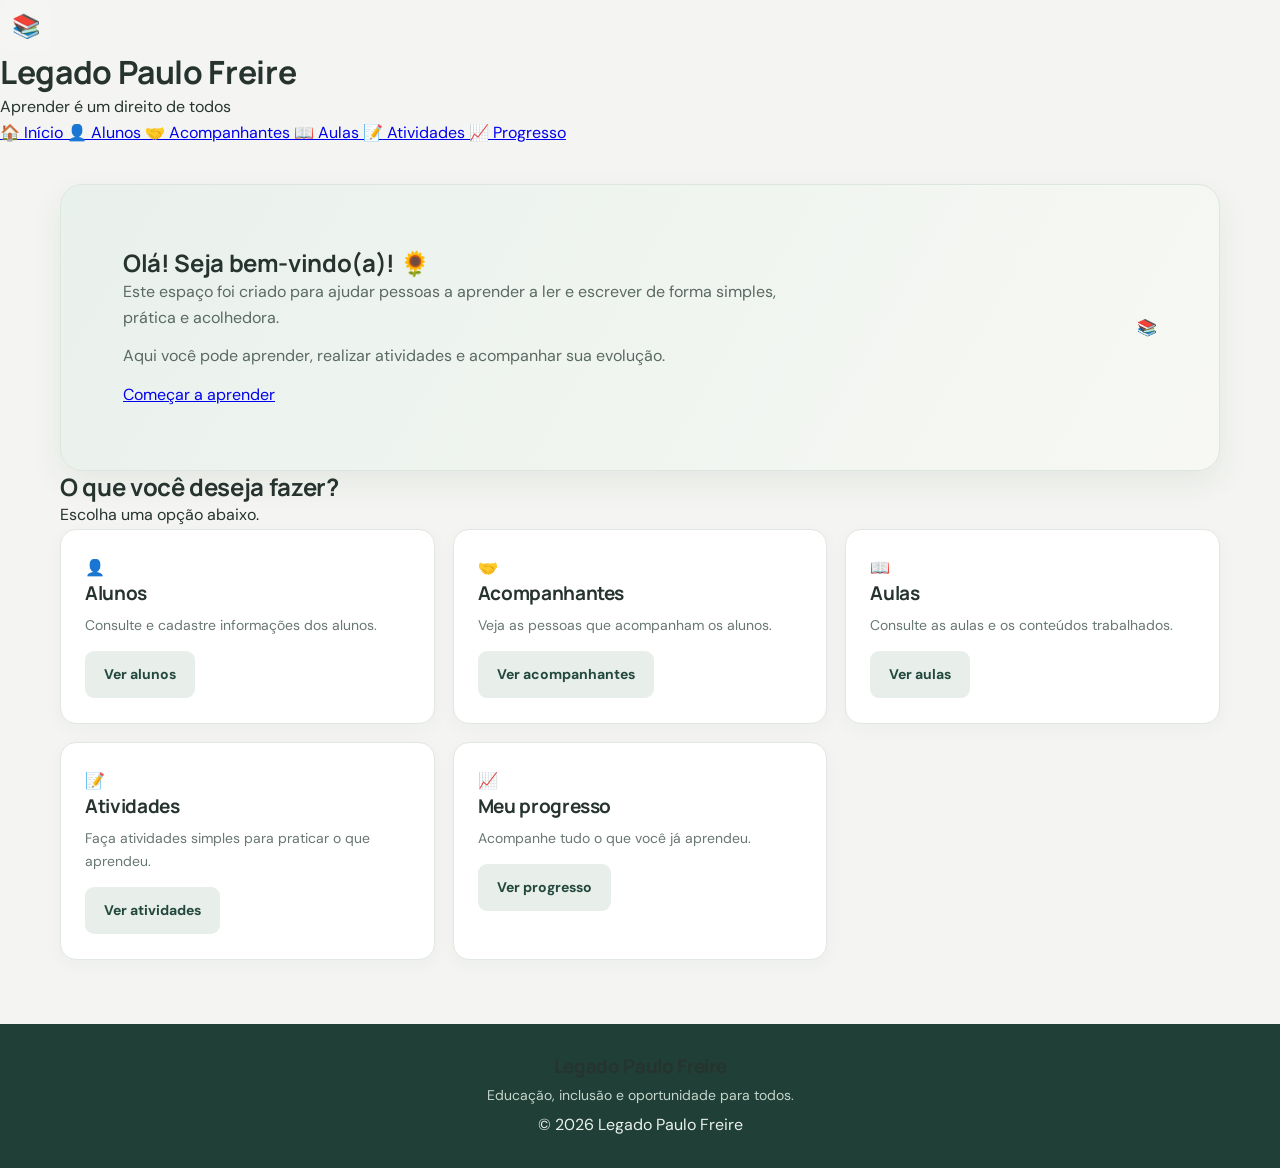
<file: html/index.html>
<!DOCTYPE html>
<html lang="pt-BR">

<head>
  <meta charset="UTF-8">

  <meta name="viewport" content="width=device-width, initial-scale=1.0">

  <title>Legado Paulo Freire</title>

  <link rel="stylesheet" href="../css/style.css">
</head>

<body>

<header>

  <div class="logo">
    📚
  </div>

  <div>
    <h1>Legado Paulo Freire</h1>

    <p>
      Aprender é um direito de todos
    </p>
  </div>

</header>

<nav>

  <a href="index.html">
    🏠 Início
  </a>

  <a href="aluno.html">
    👤 Alunos
  </a>

  <a href="acompanhante.html">
    🤝 Acompanhantes
  </a>

  <a href="aula.html">
    📖 Aulas
  </a>

  <a href="atividade.html">
    📝 Atividades
  </a>

  <a href="progresso.html">
    📈 Progresso
  </a>

</nav>

<main>

  <section class="boas-vindas">

    <div class="texto">

      <h2>
        Olá! Seja bem-vindo(a)! 🌻
      </h2>

      <p>
        Este espaço foi criado para ajudar pessoas
        a aprender a ler e escrever de forma simples,
        prática e acolhedora.
      </p>

      <p>
        Aqui você pode aprender, realizar atividades
        e acompanhar sua evolução.
      </p>

      <a
              href="atividade.html"
              class="botao-principal">
        Começar a aprender
      </a>

    </div>


    <div class="imagem">
      📚
    </div>

  </section>

  <section class="titulo">

    <h2>
      O que você deseja fazer?
    </h2>

    <p>
      Escolha uma opção abaixo.
    </p>

  </section>

  <section class="cards">

    <div class="card">

      <div class="icone">
        👤
      </div>

      <h3>
        Alunos
      </h3>

      <p>
        Consulte e cadastre informações
        dos alunos.
      </p>

      <a
              href="aluno.html"
              class="botao">
        Ver alunos
      </a>

    </div>

    <div class="card">

      <div class="icone">
        🤝
      </div>

      <h3>
        Acompanhantes
      </h3>

      <p>
        Veja as pessoas que acompanham
        os alunos.
      </p>

      <a
              href="acompanhante.html"
              class="botao">
        Ver acompanhantes
      </a>

    </div>

    <div class="card">

      <div class="icone">
        📖
      </div>

      <h3>
        Aulas
      </h3>

      <p>
        Consulte as aulas e os conteúdos
        trabalhados.
      </p>

      <a
              href="aula.html"
              class="botao">
        Ver aulas
      </a>

    </div>

    <div class="card">

      <div class="icone">
        📝
      </div>

      <h3>
        Atividades
      </h3>

      <p>
        Faça atividades simples para
        praticar o que aprendeu.
      </p>

      <a
              href="atividade.html"
              class="botao">
        Ver atividades
      </a>

    </div>

    <div class="card">

      <div class="icone">
        📈
      </div>

      <h3>
        Meu progresso
      </h3>

      <p>
        Acompanhe tudo o que você já
        aprendeu.
      </p>

      <a
              href="progresso.html"
              class="botao">
        Ver progresso
      </a>

    </div>


  </section>

</main>

<footer>

  <h3>
    Legado Paulo Freire
  </h3>

  <p>
    Educação, inclusão e oportunidade para todos.
  </p>

  <span>
            © 2026 Legado Paulo Freire
        </span>

</footer>


</body>

</html>
</file>
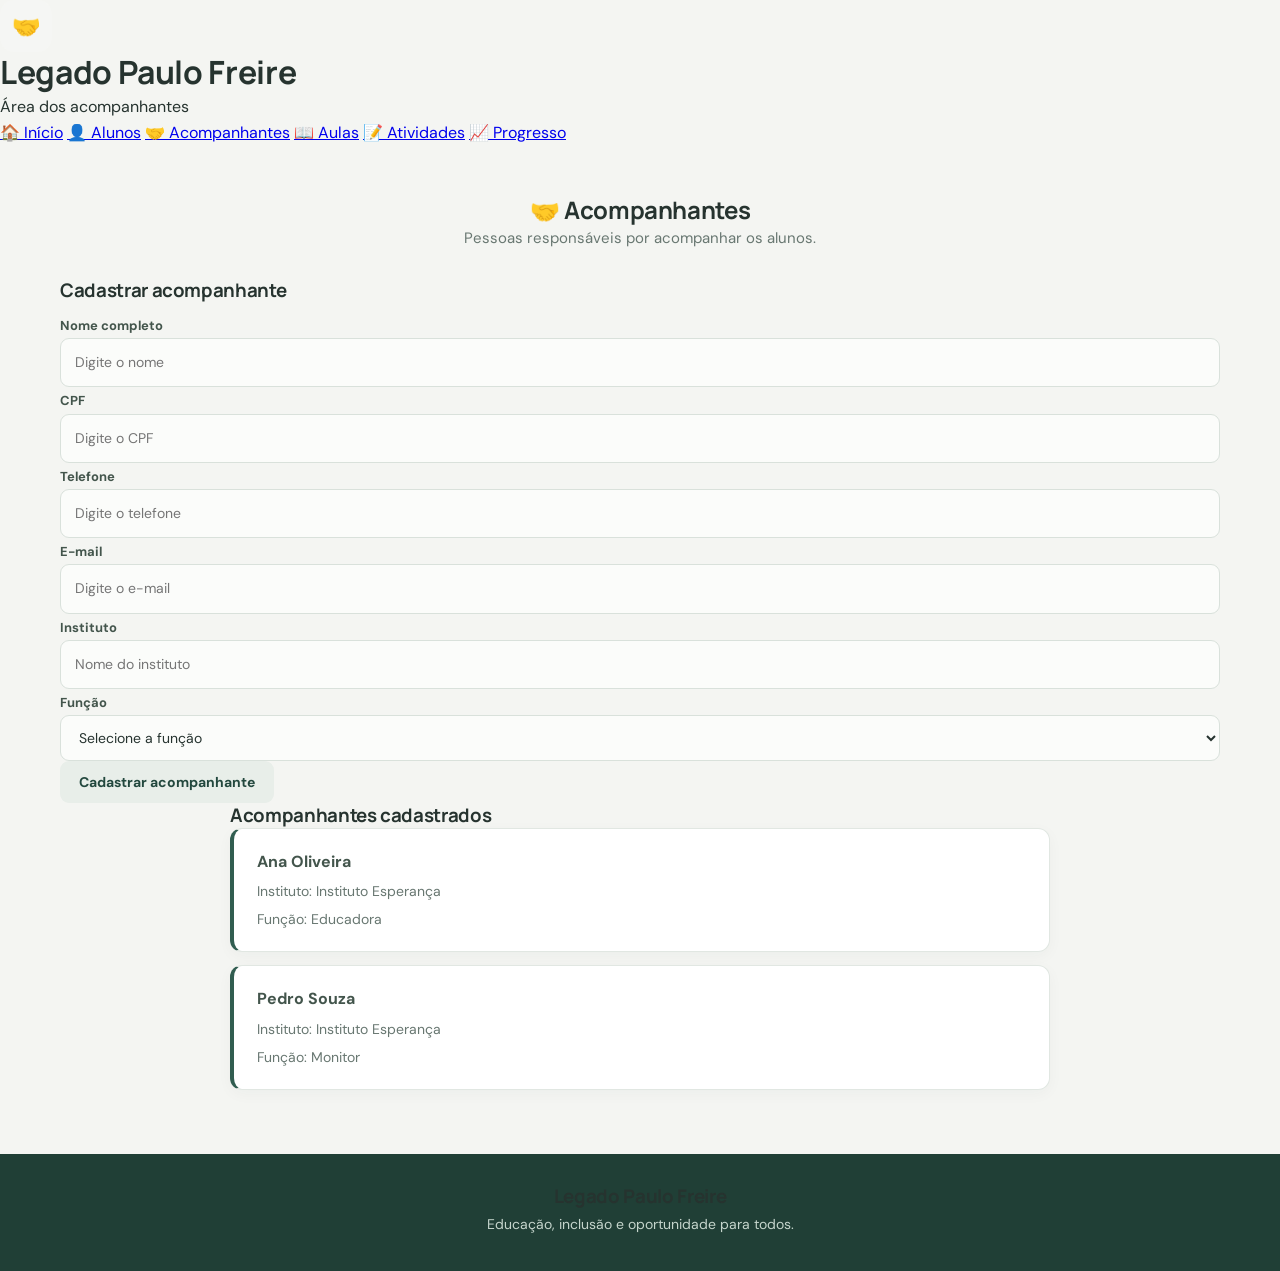
<file: html/acompanhante.html>
<!DOCTYPE html>
<html lang="pt-BR">

<head>
  <meta charset="UTF-8">
  <meta name="viewport" content="width=device-width, initial-scale=1.0">

  <title>Acompanhantes | Legado Paulo Freire</title>

  <link rel="stylesheet" href="../css/style.css">
</head>

<body>

<header>
  <div class="logo">🤝</div>

  <div>
    <h1>Legado Paulo Freire</h1>
    <p>Área dos acompanhantes</p>
  </div>
</header>

<nav>
  <a href="index.html">🏠 Início</a>
  <a href="alunos.html">👤 Alunos</a>
  <a href="acompanhantes.html">🤝 Acompanhantes</a>
  <a href="aulas.html">📖 Aulas</a>
  <a href="atividades.html">📝 Atividades</a>
  <a href="progresso.html">📈 Progresso</a>
</nav>

<main>

  <section class="pagina-titulo">
    <h2>🤝 Acompanhantes</h2>
    <p>Pessoas responsáveis por acompanhar os alunos.</p>
  </section>

  <section class="formulario">

    <h3>Cadastrar acompanhante</h3>

    <form>

      <label>Nome completo</label>
      <input type="text" placeholder="Digite o nome">

      <label>CPF</label>
      <input type="text" placeholder="Digite o CPF">

      <label>Telefone</label>
      <input type="text" placeholder="Digite o telefone">

      <label>E-mail</label>
      <input type="email" placeholder="Digite o e-mail">

      <label>Instituto</label>
      <input type="text" placeholder="Nome do instituto">

      <label>Função</label>
      <select>
        <option>Selecione a função</option>
        <option>Educador</option>
        <option>Professor voluntário</option>
        <option>Monitor</option>
        <option>Coordenador</option>
      </select>

      <button type="submit" class="botao">
        Cadastrar acompanhante
      </button>

    </form>

  </section>

  <section class="lista">

    <h3>Acompanhantes cadastrados</h3>

    <div class="item">
      <strong>Ana Oliveira</strong>
      <p>Instituto: Instituto Esperança</p>
      <p>Função: Educadora</p>
    </div>

    <div class="item">
      <strong>Pedro Souza</strong>
      <p>Instituto: Instituto Esperança</p>
      <p>Função: Monitor</p>
    </div>

  </section>

</main>

<footer>
  <h3>Legado Paulo Freire</h3>
  <p>Educação, inclusão e oportunidade para todos.</p>
</footer>

</body>

</html>
</file>
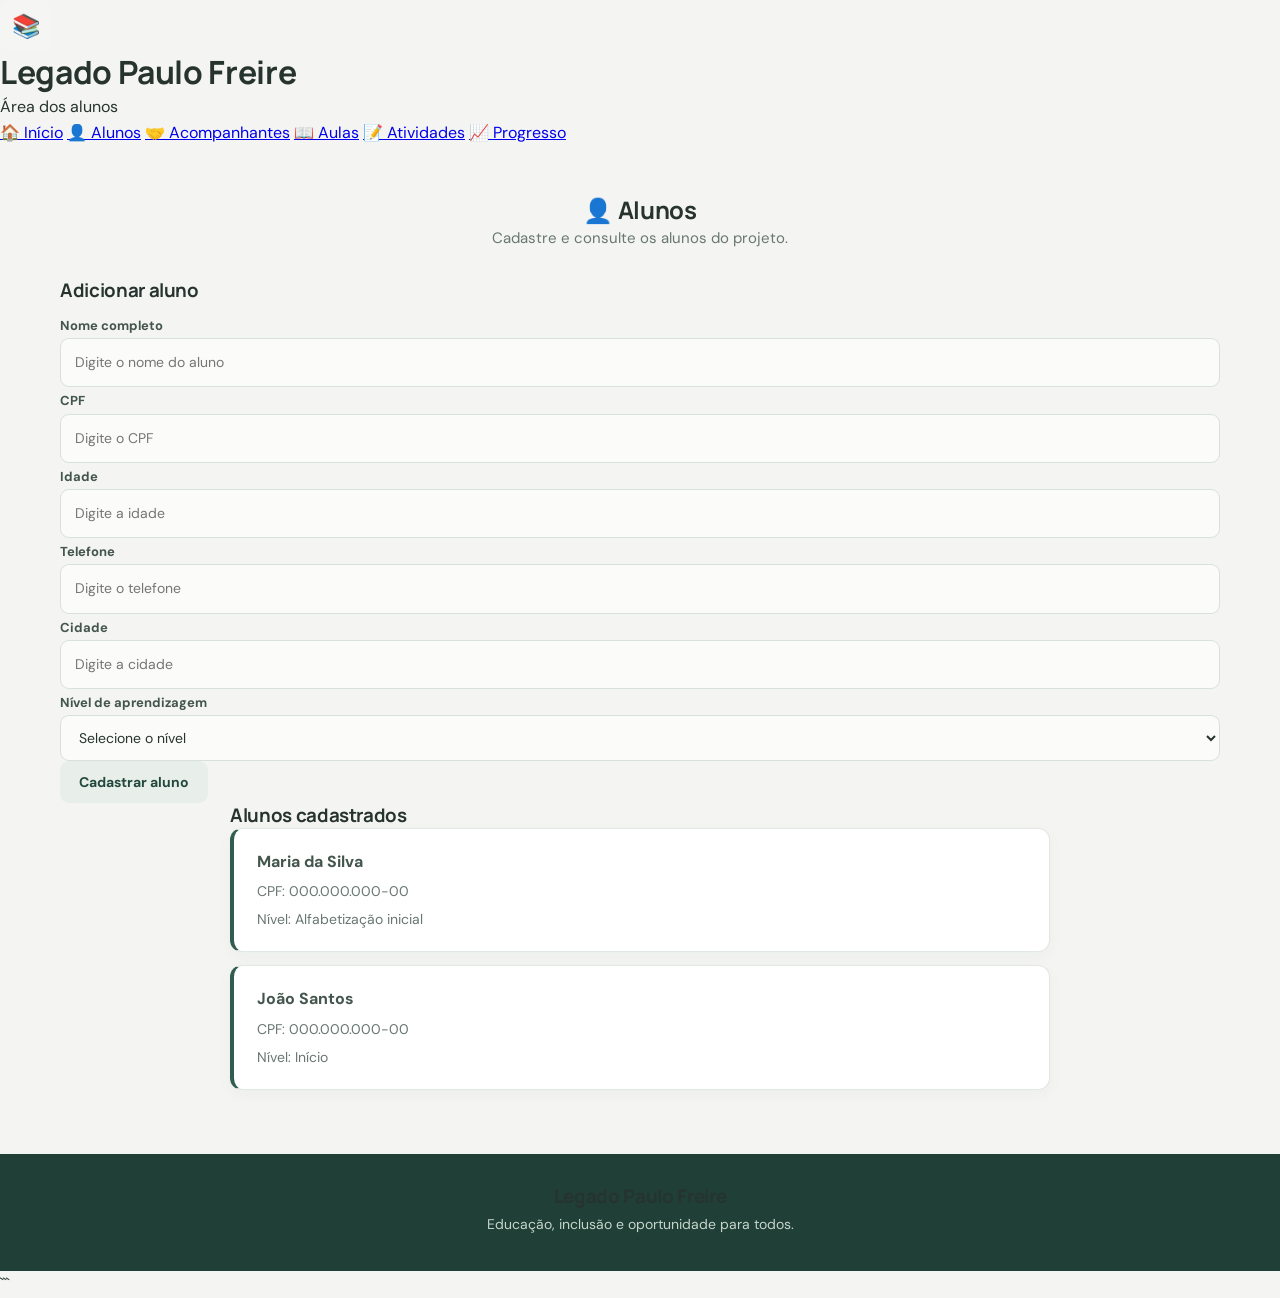
<file: html/aluno.html>
<!DOCTYPE html>
<html lang="pt-BR">

<head>
  <meta charset="UTF-8">
  <meta name="viewport" content="width=device-width, initial-scale=1.0">
  <title>Alunos | Legado Paulo Freire</title>

  <link rel="stylesheet" href="../css/style.css">
</head>

<body>

<header>
  <div class="logo">📚</div>

  <div>
    <h1>Legado Paulo Freire</h1>
    <p>Área dos alunos</p>
  </div>
</header>

<nav>
  <a href="index.html">🏠 Início</a>
  <a href="alunos.html">👤 Alunos</a>
  <a href="acompanhantes.html">🤝 Acompanhantes</a>
  <a href="aulas.html">📖 Aulas</a>
  <a href="atividades.html">📝 Atividades</a>
  <a href="progresso.html">📈 Progresso</a>
</nav>

<main>

  <section class="pagina-titulo">
    <h2>👤 Alunos</h2>
    <p>Cadastre e consulte os alunos do projeto.</p>
  </section>

  <section class="formulario">

    <h3>Adicionar aluno</h3>

    <form>

      <label>Nome completo</label>
      <input type="text" placeholder="Digite o nome do aluno">

      <label>CPF</label>
      <input type="text" placeholder="Digite o CPF">

      <label>Idade</label>
      <input type="number" placeholder="Digite a idade">

      <label>Telefone</label>
      <input type="text" placeholder="Digite o telefone">

      <label>Cidade</label>
      <input type="text" placeholder="Digite a cidade">

      <label>Nível de aprendizagem</label>
      <select>
        <option>Selecione o nível</option>
        <option>Início</option>
        <option>Alfabetização inicial</option>
        <option>Intermediário</option>
        <option>Avançado</option>
      </select>

      <button type="submit" class="botao">
        Cadastrar aluno
      </button>

    </form>

  </section>

  <section class="lista">

    <h3>Alunos cadastrados</h3>

    <div class="item">
      <strong>Maria da Silva</strong>
      <p>CPF: 000.000.000-00</p>
      <p>Nível: Alfabetização inicial</p>
    </div>

    <div class="item">
      <strong>João Santos</strong>
      <p>CPF: 000.000.000-00</p>
      <p>Nível: Início</p>
    </div>

  </section>

</main>

<footer>
  <h3>Legado Paulo Freire</h3>
  <p>Educação, inclusão e oportunidade para todos.</p>
</footer>

</body>

</html>
```
</file>
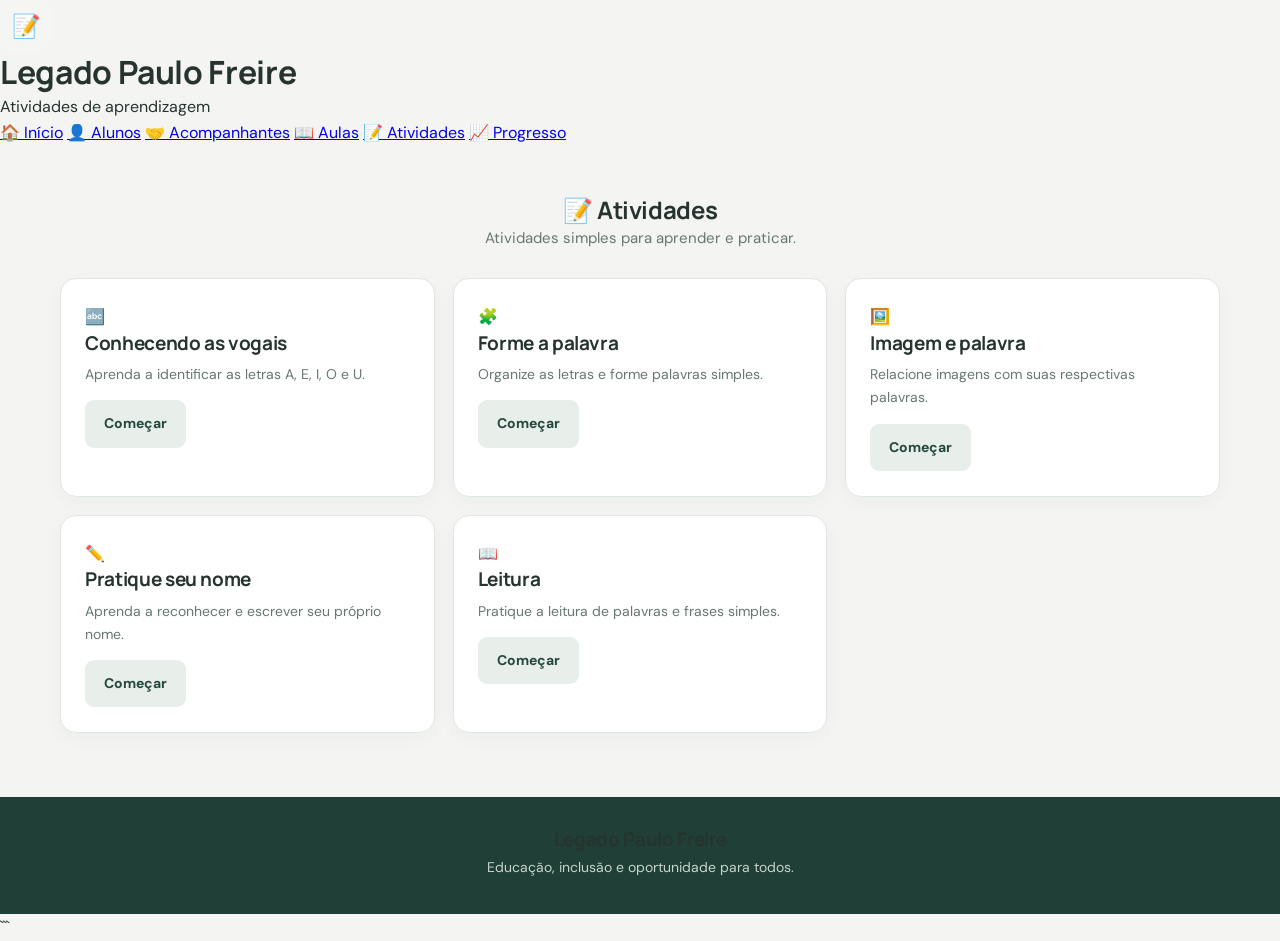
<file: html/atividade.html>
<!DOCTYPE html>
<html lang="en">
<head>
    <meta charset="UTF-8">
    <title>```html
        <!DOCTYPE html>
        <html lang="pt-BR">

        <head>
        <meta charset="UTF-8">
        <meta name="viewport" content="width=device-width, initial-scale=1.0">

        <title>Atividades | Legado Paulo Freire</title>

    <link rel="stylesheet" href="../css/style.css">
</head>

<body>

<header>
    <div class="logo">📝</div>

    <div>
        <h1>Legado Paulo Freire</h1>
        <p>Atividades de aprendizagem</p>
    </div>
</header>

<nav>
    <a href="index.html">🏠 Início</a>
    <a href="alunos.html">👤 Alunos</a>
    <a href="acompanhantes.html">🤝 Acompanhantes</a>
    <a href="aulas.html">📖 Aulas</a>
    <a href="atividades.html">📝 Atividades</a>
    <a href="progresso.html">📈 Progresso</a>
</nav>

<main>

    <section class="pagina-titulo">
        <h2>📝 Atividades</h2>
        <p>Atividades simples para aprender e praticar.</p>
    </section>

    <section class="cards atividades">

        <div class="card">

            <div class="icone">🔤</div>

            <h3>Conhecendo as vogais</h3>

            <p>
                Aprenda a identificar as letras A, E, I, O e U.
            </p>

            <a href="#" class="botao">
                Começar
            </a>

        </div>


        <div class="card">

            <div class="icone">🧩</div>

            <h3>Forme a palavra</h3>

            <p>
                Organize as letras e forme palavras simples.
            </p>

            <a href="#" class="botao">
                Começar
            </a>

        </div>


        <div class="card">

            <div class="icone">🖼️</div>

            <h3>Imagem e palavra</h3>

            <p>
                Relacione imagens com suas respectivas palavras.
            </p>

            <a href="#" class="botao">
                Começar
            </a>

        </div>


        <div class="card">

            <div class="icone">✏️</div>

            <h3>Pratique seu nome</h3>

            <p>
                Aprenda a reconhecer e escrever seu próprio nome.
            </p>

            <a href="#" class="botao">
                Começar
            </a>

        </div>


        <div class="card">

            <div class="icone">📖</div>

            <h3>Leitura</h3>

            <p>
                Pratique a leitura de palavras e frases simples.
            </p>

            <a href="#" class="botao">
                Começar
            </a>

        </div>

    </section>

</main>

<footer>
    <h3>Legado Paulo Freire</h3>
    <p>Educação, inclusão e oportunidade para todos.</p>
</footer>

</body>

</html>
```
</title>
</head>
<body>

</body>
</html>
</file>
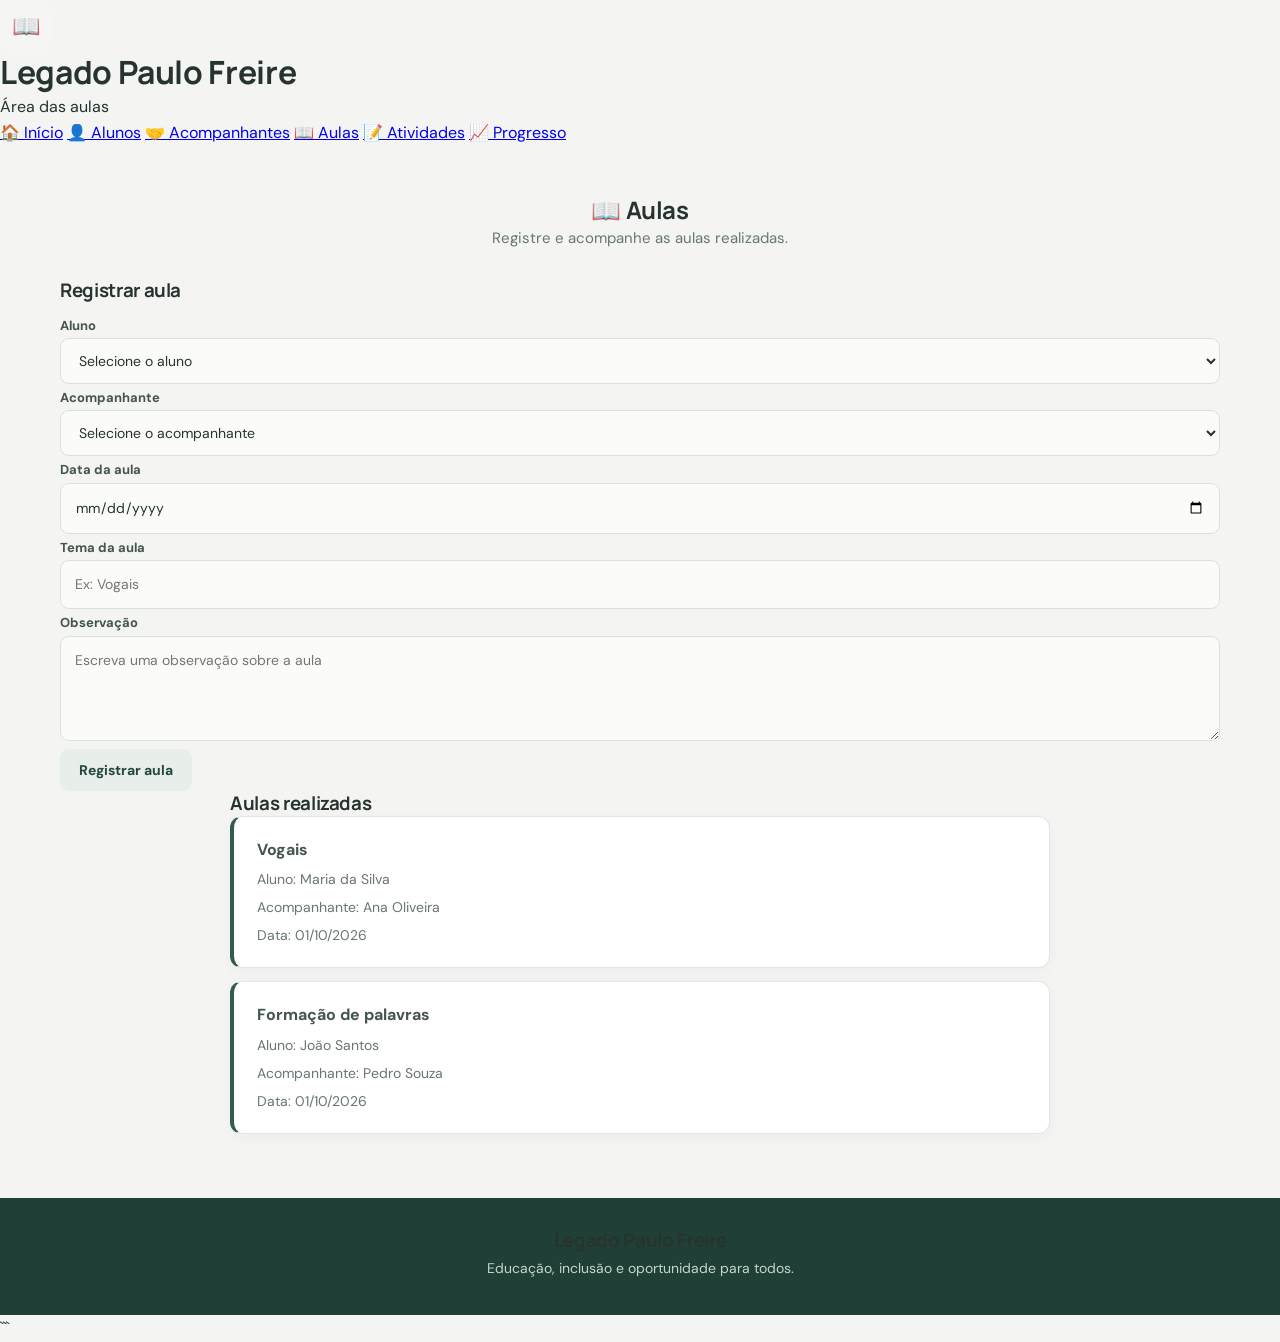
<file: html/aula.html>
<!DOCTYPE html>
<html lang="pt-BR">

<head>
  <meta charset="UTF-8">
  <meta name="viewport" content="width=device-width, initial-scale=1.0">

  <title>Aulas | Legado Paulo Freire</title>

  <link rel="stylesheet" href="../css/style.css">
</head>

<body>

<header>
  <div class="logo">📖</div>

  <div>
    <h1>Legado Paulo Freire</h1>
    <p>Área das aulas</p>
  </div>
</header>

<nav>
  <a href="index.html">🏠 Início</a>
  <a href="alunos.html">👤 Alunos</a>
  <a href="acompanhantes.html">🤝 Acompanhantes</a>
  <a href="aulas.html">📖 Aulas</a>
  <a href="atividades.html">📝 Atividades</a>
  <a href="progresso.html">📈 Progresso</a>
</nav>

<main>

  <section class="pagina-titulo">
    <h2>📖 Aulas</h2>
    <p>Registre e acompanhe as aulas realizadas.</p>
  </section>

  <section class="formulario">

    <h3>Registrar aula</h3>

    <form>

      <label>Aluno</label>

      <select>
        <option>Selecione o aluno</option>
        <option>Maria da Silva</option>
        <option>João Santos</option>
      </select>

      <label>Acompanhante</label>

      <select>
        <option>Selecione o acompanhante</option>
        <option>Ana Oliveira</option>
        <option>Pedro Souza</option>
      </select>

      <label>Data da aula</label>

      <input type="date">

      <label>Tema da aula</label>

      <input type="text" placeholder="Ex: Vogais">

      <label>Observação</label>

      <textarea
              placeholder="Escreva uma observação sobre a aula"></textarea>

      <button type="submit" class="botao">
        Registrar aula
      </button>

    </form>

  </section>

  <section class="lista">

    <h3>Aulas realizadas</h3>

    <div class="item">
      <strong>Vogais</strong>
      <p>Aluno: Maria da Silva</p>
      <p>Acompanhante: Ana Oliveira</p>
      <p>Data: 01/10/2026</p>
    </div>

    <div class="item">
      <strong>Formação de palavras</strong>
      <p>Aluno: João Santos</p>
      <p>Acompanhante: Pedro Souza</p>
      <p>Data: 01/10/2026</p>
    </div>

  </section>

</main>

<footer>
  <h3>Legado Paulo Freire</h3>
  <p>Educação, inclusão e oportunidade para todos.</p>
</footer>

</body>

</html>
```
</file>
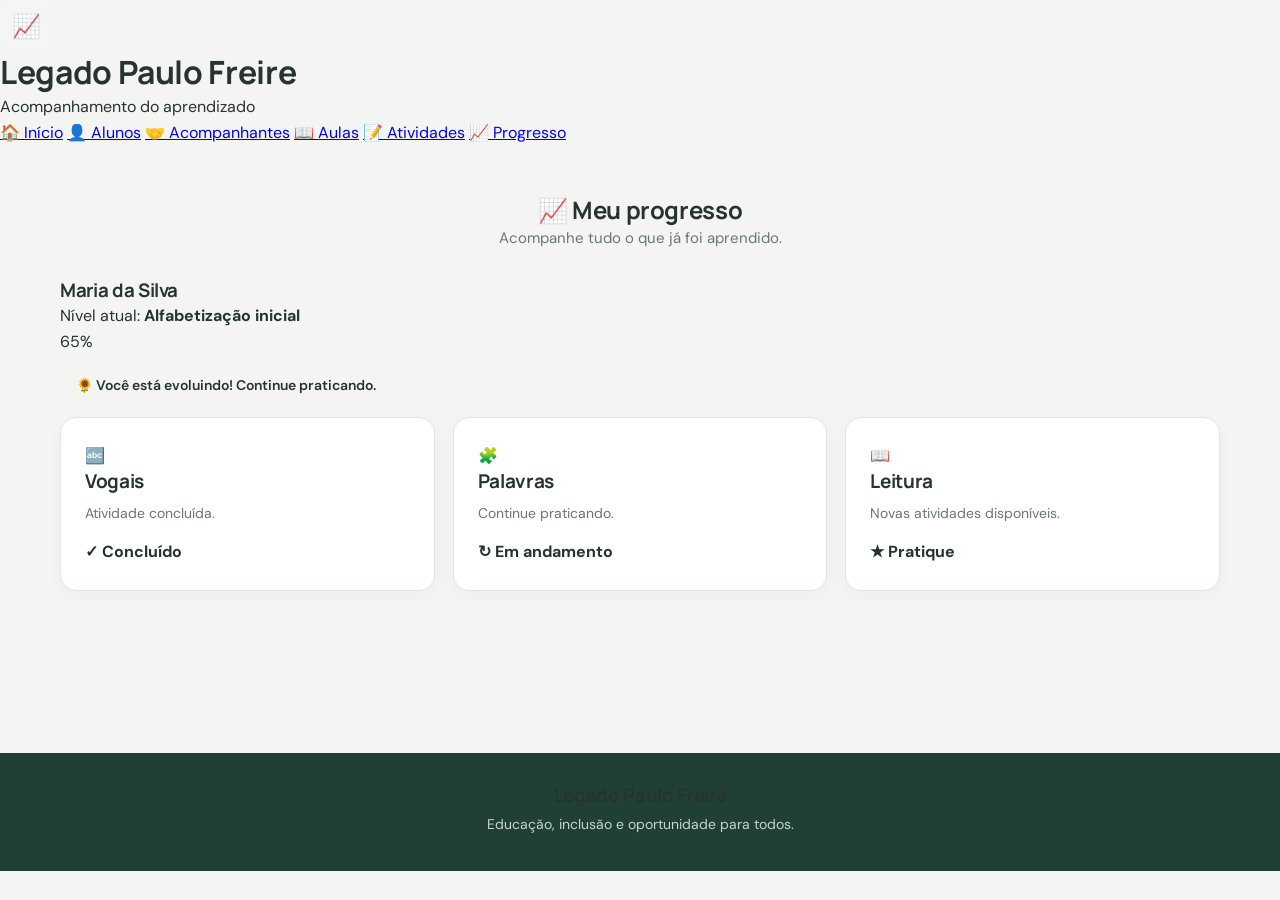
<file: html/progresso.html>
<!DOCTYPE html>
<html lang="pt-BR">

<head>
  <meta charset="UTF-8">
  <meta name="viewport" content="width=device-width, initial-scale=1.0">

  <title>Progresso | Legado Paulo Freire</title>

  <link rel="stylesheet" href="../css/style.css">
</head>

<body>

<header>
  <div class="logo">📈</div>

  <div>
    <h1>Legado Paulo Freire</h1>
    <p>Acompanhamento do aprendizado</p>
  </div>
</header>

<nav>
  <a href="index.html">🏠 Início</a>
  <a href="alunos.html">👤 Alunos</a>
  <a href="acompanhantes.html">🤝 Acompanhantes</a>
  <a href="aulas.html">📖 Aulas</a>
  <a href="atividades.html">📝 Atividades</a>
  <a href="progresso.html">📈 Progresso</a>
</nav>

<main>

  <section class="pagina-titulo">

    <h2>📈 Meu progresso</h2>

    <p>
      Acompanhe tudo o que já foi aprendido.
    </p>

  </section>


  <section class="progresso-box">

    <h3>Maria da Silva</h3>

    <p>Nível atual: <strong>Alfabetização inicial</strong></p>

    <div class="barra">

      <div class="porcentagem">
        65%
      </div>

    </div>

    <p class="mensagem">
      🌻 Você está evoluindo! Continue praticando.
    </p>

  </section>


  <section class="cards">

    <div class="card">

      <div class="icone">🔤</div>

      <h3>Vogais</h3>

      <p>
        Atividade concluída.
      </p>

      <strong class="concluido">
        ✓ Concluído
      </strong>

    </div>


    <div class="card">

      <div class="icone">🧩</div>

      <h3>Palavras</h3>

      <p>
        Continue praticando.
      </p>

      <strong class="andamento">
        ↻ Em andamento
      </strong>

    </div>


    <div class="card">

      <div class="icone">📖</div>

      <h3>Leitura</h3>

      <p>
        Novas atividades disponíveis.
      </p>

      <strong class="praticar">
        ★ Pratique
      </strong>

    </div>

  </section>

</main>

<footer>
  <h3>Legado Paulo Freire</h3>
  <p>Educação, inclusão e oportunidade para todos.</p>
</footer>

</body>

</html>
</file>
<file: css/style.css>
@import url('https://fonts.googleapis.com/css2?family=DM+Sans:wght@400;500;600;700&family=Manrope:wght@500;600;700;800&display=swap');
:root{--bg:#f4f5f2;--surface:#fff;--surface-soft:#f8faf8;--ink:#26332f;--muted:#687771;--green:#315d50;--green-dark:#23483e;--green-soft:#e8f0ec;--accent:#b97855;--border:#e1e7e2;--shadow:0 12px 32px rgba(30,55,45,.07);--radius:16px}
*{box-sizing:border-box;margin:0;padding:0}
body{font-family:'DM Sans',Arial,sans-serif;background:var(--bg);color:var(--ink);line-height:1.65;min-height:100vh}
.cabecalho{background:var(--green-dark);padding:25px max(5%,calc((100% - 1160px)/2));border-bottom:1px solid rgba(255,255,255,.08)}
.marca{display:flex;align-items:center;gap:15px;color:#fff;text-decoration:none;width:max-content;max-width:100%}
.logo{display:grid;place-items:center;width:52px;height:52px;border-radius:14px;background:rgba(255,255,255,.12);color:#fff;font-family:'Manrope',sans-serif;font-size:23px;font-weight:800;flex-shrink:0}
.marca strong{display:block;font-family:'Manrope',sans-serif;font-size:23px;line-height:1.2;letter-spacing:-.5px}.marca small{display:block;color:#c8d8d0;margin-top:5px;font-size:13px;letter-spacing:.2px}
.menu{display:flex;justify-content:center;gap:6px;flex-wrap:wrap;padding:11px 4%;background:#fff;border-bottom:1px solid var(--border)}
.menu a{color:#53645d;font-size:14px;font-weight:600;text-decoration:none;padding:9px 15px;border-radius:9px;transition:.2s}
.menu a:hover,.menu a:focus{background:var(--green-soft);color:var(--green-dark);outline:none}
main{width:min(1160px,92%);margin:38px auto 64px;min-height:55vh}
.boas-vindas{display:flex;align-items:center;justify-content:space-between;gap:38px;padding:clamp(30px,5vw,62px);border:1px solid #dce6df;border-radius:22px;background:linear-gradient(120deg,#e9f1ec 0%,#f7f8f4 100%);box-shadow:var(--shadow)}
.boas-vindas>div:first-child{max-width:720px}.etiqueta{font-size:11px;font-weight:700;letter-spacing:1.8px;color:var(--green);display:inline-block;margin-bottom:15px}
h1,h2,h3{font-family:'Manrope','DM Sans',sans-serif;color:var(--ink);line-height:1.3;letter-spacing:-.35px}
.boas-vindas h1{font-size:clamp(30px,4vw,45px);margin-bottom:17px;max-width:680px}.boas-vindas p{font-size:16px;color:#596a62;margin-bottom:12px;max-width:680px}
.ilustracao{font-family:'Manrope',sans-serif;font-size:64px;font-weight:800;color:var(--green);min-width:150px;text-align:center;background:rgba(255,255,255,.75);border:1px solid #dce6df;border-radius:24px;width:170px;height:170px;display:grid;place-items:center;box-shadow:0 10px 25px rgba(49,93,80,.08)}
.botao{display:inline-flex;align-items:center;justify-content:center;gap:8px;padding:12px 19px;border:0;border-radius:9px;background:#e8eee9;color:var(--green-dark);font-size:14px;font-weight:700;text-decoration:none;cursor:pointer;transition:background .2s,transform .2s;font-family:inherit}
.botao:hover{transform:translateY(-1px);background:#dce8e0}.botao:focus,input:focus,select:focus,textarea:focus{outline:3px solid rgba(49,93,80,.2);outline-offset:2px}.botao.principal{margin-top:14px;background:var(--green);color:#fff}.botao.principal:hover{background:var(--green-dark)}.botao:disabled{opacity:.5;cursor:not-allowed;transform:none}
.secao-titulo,.pagina-titulo{text-align:center;margin:48px 0 28px}.secao-titulo h2,.pagina-titulo h1{font-size:clamp(26px,3vw,34px);margin-bottom:7px}.secao-titulo p,.pagina-titulo p{font-size:15px;color:var(--muted)}
.cards{display:grid;grid-template-columns:repeat(3,minmax(0,1fr));gap:18px}.card{display:block;padding:25px 24px;background:var(--surface);border:1px solid var(--border);border-radius:var(--radius);text-decoration:none;color:inherit;box-shadow:0 5px 18px rgba(30,55,45,.035);transition:transform .2s,border-color .2s,box-shadow .2s;min-width:0}.card:hover{transform:translateY(-3px);border-color:#b9cec1;box-shadow:var(--shadow)}.card>span{font-size:25px;display:inline-grid;place-items:center;width:48px;height:48px;margin-bottom:14px;border-radius:13px;background:var(--green-soft);color:var(--green)}.card h3{font-size:19px;margin-bottom:8px}.card p{font-size:14px;color:var(--muted);margin-bottom:14px}.card b{font-size:13px;color:var(--green);font-weight:700}
.painel{max-width:820px;margin:0 auto 38px;background:var(--surface);padding:clamp(22px,4vw,36px);border:1px solid var(--border);border-radius:var(--radius);box-shadow:var(--shadow)}.painel h2,.lista h2{font-size:22px;margin-bottom:22px}.formulario{display:flex;flex-direction:column;gap:9px}.formulario label{font-size:13px;font-weight:700;color:#43554c;margin-top:8px}.formulario input,.formulario select,.formulario textarea{width:100%;min-width:0;padding:12px 14px;border:1px solid #d9e1db;border-radius:9px;background:#fbfcfa;color:var(--ink);font:inherit;font-size:14px;transition:border-color .2s,box-shadow .2s}.formulario input:focus,.formulario select:focus,.formulario textarea:focus{border-color:var(--green);box-shadow:0 0 0 3px rgba(49,93,80,.08);outline:none}.formulario textarea{min-height:105px;resize:vertical}.duas-colunas{display:grid;grid-template-columns:1fr 1fr;gap:15px}.duas-colunas>div{min-width:0}
.lista{max-width:820px;margin:0 auto}.lista h2{display:flex;justify-content:space-between;align-items:center;gap:10px}.contador{font-family:'DM Sans',sans-serif;font-size:12px;font-weight:700;padding:4px 10px;border-radius:20px;background:var(--green-soft);color:var(--green)}.item{background:var(--surface);padding:20px 23px;margin-bottom:13px;border:1px solid var(--border);border-left:4px solid var(--green);border-radius:12px;box-shadow:0 4px 15px rgba(30,55,45,.035);overflow-wrap:anywhere}.item h3{font-size:17px;margin-bottom:7px}.item p{margin-top:5px;color:var(--muted);font-size:14px}.item strong{color:#43554c}.vazio{background:#eef3ef;padding:18px;border:1px dashed #c9d8ce;border-radius:10px;color:var(--muted);font-size:14px}
.mensagens{width:min(820px,92%);margin:18px auto 0}.mensagem{padding:12px 16px;border-radius:9px;margin:7px 0;font-size:14px;font-weight:600}.sucesso{background:#e6f2e9;color:#28613b}.erro{background:#f8e9e6;color:#923f32}.aviso{background:#f6f0df;color:#80642b}.aviso-inline{background:#f6f0df;color:#80642b;padding:12px 14px;border-radius:9px;margin-bottom:15px;font-size:14px}
.atividades{margin-top:25px}.titulo-lista{grid-column:1/-1;margin-bottom:0}.atividade-card{min-width:0}.atividade-card small{color:var(--muted);font-size:12px}.resultado{font-weight:700;color:var(--green)}
footer{background:#203f36;color:#eaf1ec;text-align:center;padding:30px 15px}footer strong{font-family:'Manrope',sans-serif;font-size:18px}footer p{margin:5px 0;color:#c5d5cc;font-size:14px}footer small{opacity:.7;font-size:12px}
@media(max-width:850px){.cards{grid-template-columns:repeat(2,minmax(0,1fr))}.boas-vindas{flex-direction:column;text-align:center}.ilustracao{width:130px;height:130px;min-width:0;font-size:48px}.boas-vindas p{margin-left:auto;margin-right:auto}}
@media(max-width:560px){.cabecalho{padding:19px 4%}.marca strong{font-size:19px}.marca small{font-size:12px}.logo{width:46px;height:46px;font-size:20px}.menu{gap:2px;padding:8px 2%}.menu a{font-size:12px;padding:8px 9px}main{width:92%;margin:26px auto 42px}.cards{grid-template-columns:1fr}.duas-colunas{grid-template-columns:1fr}.pagina-titulo{margin-top:25px}.boas-vindas p{font-size:15px}.painel{padding:20px}.lista h2{font-size:19px}.item{padding:17px}}
</file>
